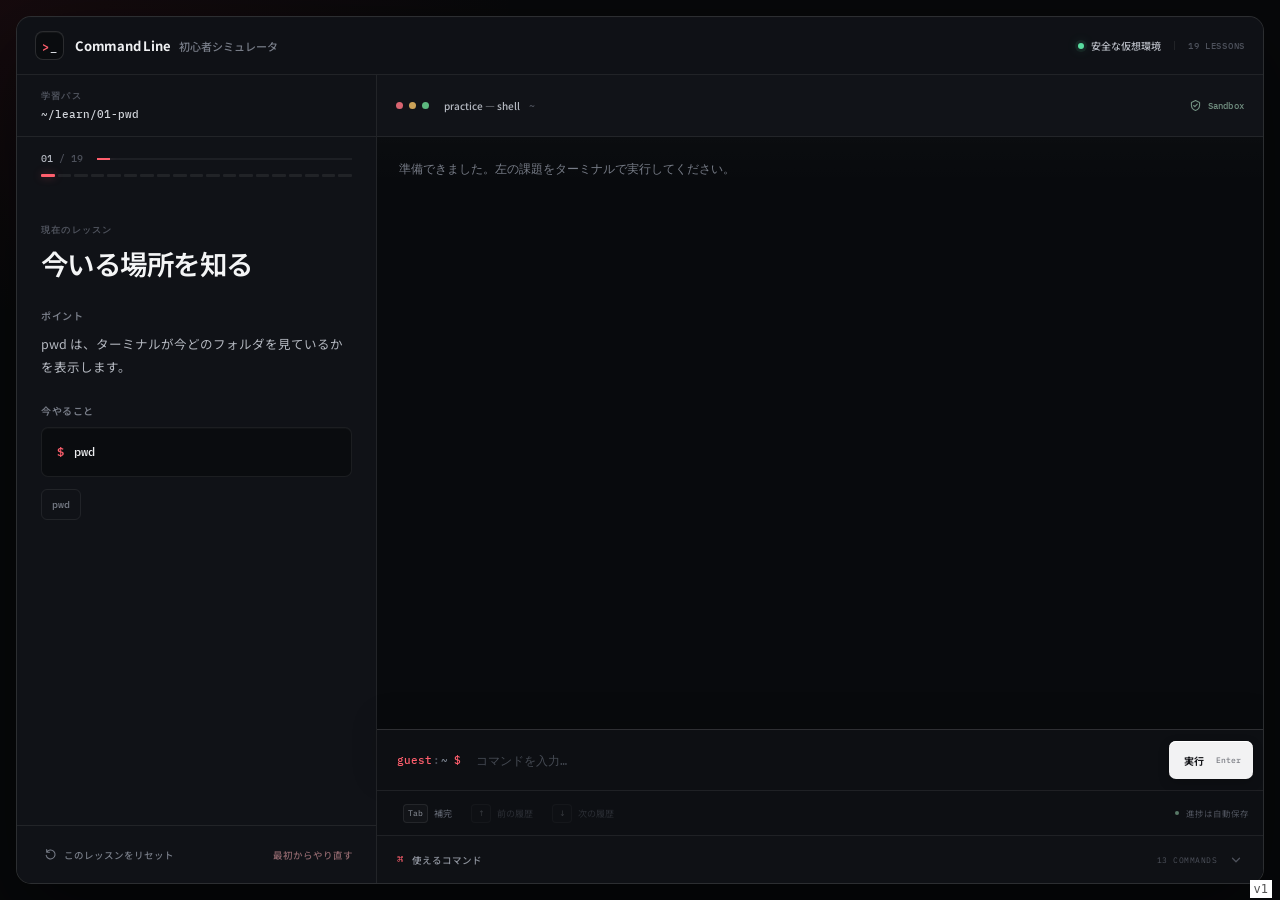
<file: index.html>
<!doctype html>
<html lang="ja">
  <head>
    <meta charset="utf-8" />
    <meta name="viewport" content="width=device-width, initial-scale=1, viewport-fit=cover" />
    <meta
      name="description"
      content="実際のファイルを変更せず、ブラウザでコマンドラインの基本を練習できる初心者向けシミュレータです。"
    />
    <meta name="theme-color" content="#08090b" />
    <title>コマンドライン初心者シミュレータ</title>
    <link rel="icon" href="./favicon.svg" type="image/svg+xml" />
    <link rel="preconnect" href="https://fonts.googleapis.com" />
    <link rel="preconnect" href="https://fonts.gstatic.com" crossorigin />
    <link
      href="https://fonts.googleapis.com/css2?family=IBM+Plex+Mono:wght@400;500;600&amp;family=Noto+Sans+JP:wght@400;500;600;700&amp;display=swap"
      rel="stylesheet"
    />
    <link rel="stylesheet" href="./styles.css" />
  </head>
  <body>
    <div class="app-shell">
      <header class="topbar">
        <div class="brand" aria-label="コマンドライン初心者シミュレータ">
          <div class="brand-mark" aria-hidden="true"><span>&gt;</span><i>_</i></div>
          <div class="brand-copy">
            <span class="brand-name">Command Line</span>
            <span class="brand-description">初心者シミュレータ</span>
          </div>
        </div>

        <div class="topbar-status">
          <div class="environment-status">
            <span class="status-light" aria-hidden="true"></span>
            <span>安全な仮想環境</span>
          </div>
          <span class="lesson-count">19 lessons</span>
        </div>
      </header>

      <main class="workspace">
        <aside class="lesson-pane" aria-labelledby="lessonTitle">
          <div class="lesson-path-row">
            <span class="section-kicker">学習パス</span>
            <code id="lessonPath">~/learn/01-pwd</code>
          </div>

          <div class="lesson-progress-row">
            <div class="step-count">
              <span id="currentStep">01</span><span aria-hidden="true"> / </span><span id="totalSteps">19</span>
            </div>
            <div
              class="progress-track"
              id="progressTrack"
              role="progressbar"
              aria-label="コース進捗"
              aria-valuemin="0"
              aria-valuemax="19"
              aria-valuenow="1"
            >
              <div class="progress-value" id="progressBar"></div>
            </div>
          </div>

          <div class="lesson-rail" id="lessonRail" aria-hidden="true"></div>

          <div class="lesson-content">
            <div class="lesson-heading">
              <span class="section-kicker">現在のレッスン</span>
              <h1 id="lessonTitle"></h1>
            </div>

            <section class="lesson-section" aria-labelledby="pointLabel">
              <h2 class="section-label" id="pointLabel">ポイント</h2>
              <p class="lesson-explanation" id="explain"></p>
            </section>

            <section class="lesson-section" aria-labelledby="taskLabel">
              <h2 class="section-label" id="taskLabel">今やること</h2>
              <div class="task-command">
                <span class="task-prompt" aria-hidden="true">$</span>
                <code id="hint"></code>
              </div>
            </section>

            <div class="suggestions" id="chips" aria-label="入力候補"></div>
          </div>

          <div class="lesson-actions">
            <button class="quiet-button" id="retryStep" type="button">
              <svg aria-hidden="true" viewBox="0 0 16 16"><path d="M3.3 5.2A5.5 5.5 0 1 1 2.7 9M3.3 5.2V1.8M3.3 5.2h3.4" /></svg>
              このレッスンをリセット
            </button>
            <button class="quiet-button is-danger" id="restartCourse" type="button">
              最初からやり直す
            </button>
          </div>
        </aside>

        <section class="console-pane" aria-label="練習用ターミナル">
          <div class="console-titlebar">
            <div class="window-dots" aria-hidden="true"><i></i><i></i><i></i></div>
            <div class="console-identity">
              <span>practice — shell</span>
              <code id="terminalPath">~</code>
            </div>
            <div class="sandbox-badge">
              <svg aria-hidden="true" viewBox="0 0 16 16"><path d="M8 1.8 13 4.2v3.6c0 3.1-2 5.4-5 6.4-3-1-5-3.3-5-6.4V4.2L8 1.8Z" /><path d="m5.8 8 1.4 1.4 3-3.1" /></svg>
              <span>Sandbox</span>
            </div>
          </div>

          <div class="terminal-screen" id="screen" role="log" aria-live="polite" aria-label="コマンドの実行結果"></div>

          <form class="command-form" id="commandForm">
            <label class="sr-only" for="input">コマンドを入力</label>
            <div class="live-prompt" aria-hidden="true">
              <span class="prompt-user">guest</span><span class="prompt-separator">:</span><span class="prompt-path" id="promptPath">~</span><span class="prompt-symbol">$</span>
            </div>
            <input
              id="input"
              autocomplete="off"
              autocapitalize="none"
              autocorrect="off"
              spellcheck="false"
              enterkeyhint="go"
              placeholder="コマンドを入力…"
            />
            <button class="run-button" id="run" type="submit">
              <span>実行</span>
              <kbd>Enter</kbd>
            </button>
          </form>

          <div class="console-toolbar" aria-label="入力補助">
            <div class="tool-group">
              <button class="tool-button" id="completeInput" type="button"><kbd>Tab</kbd><span>補完</span></button>
              <button class="tool-button" id="historyPrev" type="button" disabled><kbd>↑</kbd><span>前の履歴</span></button>
              <button class="tool-button" id="historyNext" type="button" disabled><kbd>↓</kbd><span>次の履歴</span></button>
            </div>
            <span class="autosave-note"><i aria-hidden="true"></i>進捗は自動保存</span>
          </div>

          <details class="command-reference">
            <summary>
              <span class="summary-title"><span aria-hidden="true">⌘</span> 使えるコマンド</span>
              <span class="summary-meta">13 commands</span>
              <svg aria-hidden="true" viewBox="0 0 16 16"><path d="m4 6 4 4 4-4" /></svg>
            </summary>
            <div class="command-grid" id="commandGrid"></div>
          </details>
        </section>
      </main>
    </div>

    <noscript>このシミュレータを利用するにはJavaScriptを有効にしてください。</noscript>
    <script src="./app.js" defer></script>
  <small id="app-version" style="position:fixed;right:8px;bottom:2px;z-index:1000;font:12px/1.2 monospace;padding:2px 4px;color:#555;background:#fff;pointer-events:none"><!-- app-version:start -->v1<!-- app-version:end --></small>
</body>
</html>
</file>
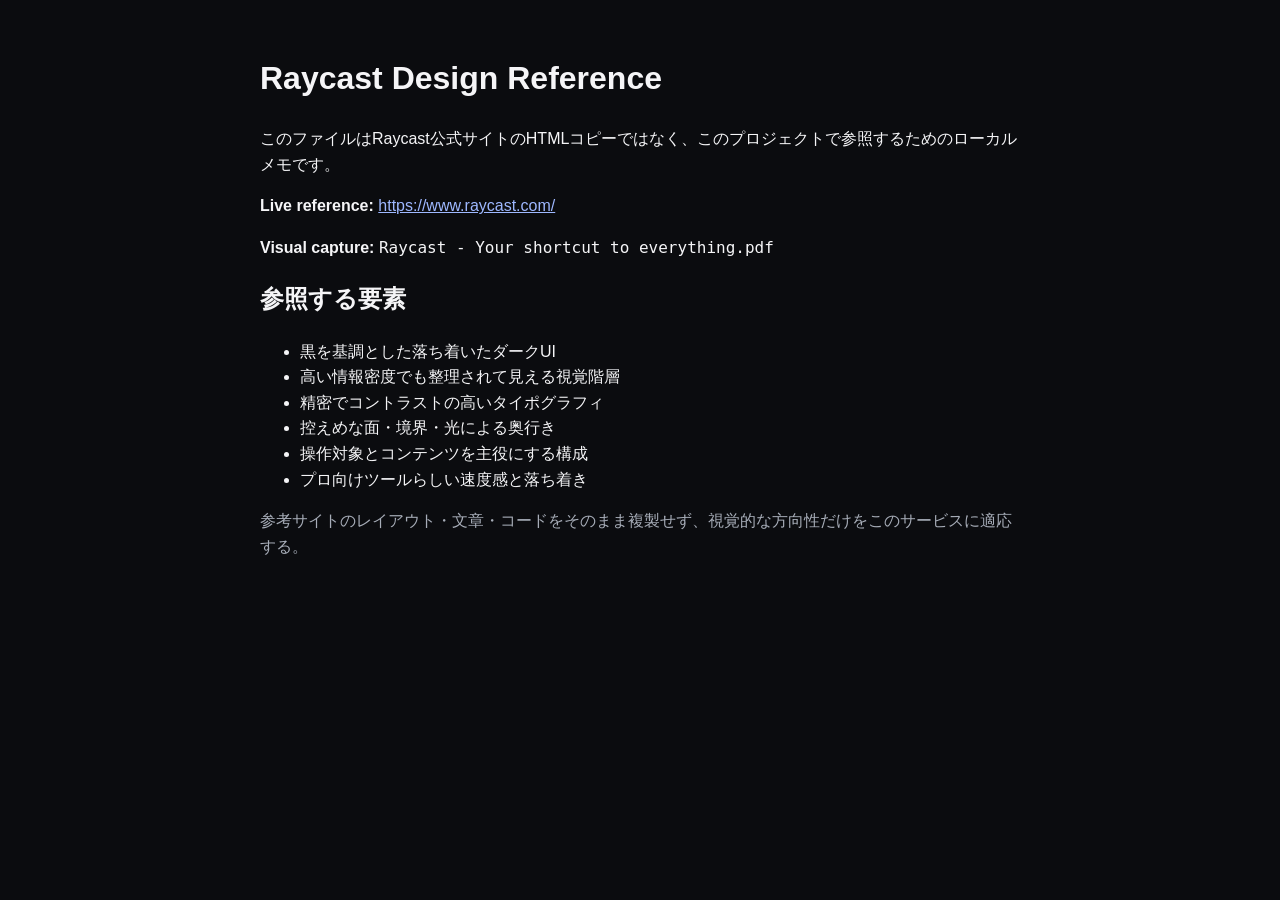
<file: RAYCAST_REFERENCE.html>
<!doctype html>
<html lang="ja">
<head>
  <meta charset="utf-8">
  <meta name="viewport" content="width=device-width, initial-scale=1">
  <title>Raycast Design Reference</title>
  <style>
    body{margin:0;background:#0b0c0f;color:#f5f5f7;font-family:-apple-system,BlinkMacSystemFont,"Segoe UI",sans-serif;line-height:1.6;padding:32px}
    main{max-width:760px;margin:auto}
    a{color:#9eb8ff}
    code{font-family:ui-monospace,SFMono-Regular,Menlo,monospace}
    .muted{color:#a7adb8}
  </style>
</head>
<body>
<main>
  <h1>Raycast Design Reference</h1>
  <p>このファイルはRaycast公式サイトのHTMLコピーではなく、このプロジェクトで参照するためのローカルメモです。</p>
  <p><strong>Live reference:</strong> <a href="https://www.raycast.com/">https://www.raycast.com/</a></p>
  <p><strong>Visual capture:</strong> <code>Raycast - Your shortcut to everything.pdf</code></p>
  <h2>参照する要素</h2>
  <ul>
    <li>黒を基調とした落ち着いたダークUI</li>
    <li>高い情報密度でも整理されて見える視覚階層</li>
    <li>精密でコントラストの高いタイポグラフィ</li>
    <li>控えめな面・境界・光による奥行き</li>
    <li>操作対象とコンテンツを主役にする構成</li>
    <li>プロ向けツールらしい速度感と落ち着き</li>
  </ul>
  <p class="muted">参考サイトのレイアウト・文章・コードをそのまま複製せず、視覚的な方向性だけをこのサービスに適応する。</p>
</main>
</body>
</html>
</file>
<file: styles.css>
:root {
  color-scheme: dark;
  --canvas: #07080a;
  --shell: #0c0e11;
  --surface: #101217;
  --surface-raised: #15181e;
  --surface-quiet: #0a0c0f;
  --line: rgba(255, 255, 255, 0.075);
  --line-strong: rgba(255, 255, 255, 0.135);
  --text: #f4f5f6;
  --text-soft: #b4b8c0;
  --muted: #777c87;
  --faint: #4d515b;
  --accent: #ff5f6d;
  --accent-bright: #ff7a84;
  --accent-wash: rgba(255, 95, 109, 0.1);
  --success: #59dda0;
  --danger: #ff7f8b;
  --warning: #e7b966;
  --sans: "Noto Sans JP", "Hiragino Sans", "Yu Gothic UI", sans-serif;
  --mono: "IBM Plex Mono", "SFMono-Regular", Consolas, monospace;
  --radius-shell: 15px;
  --radius-control: 7px;
}

*,
*::before,
*::after {
  box-sizing: border-box;
}

html {
  min-width: 320px;
  background: var(--canvas);
}

body {
  min-height: 100vh;
  min-height: 100dvh;
  margin: 0;
  padding: 16px;
  background:
    radial-gradient(75% 65% at 0% 0%, rgba(144, 30, 43, 0.11), transparent 54%),
    var(--canvas);
  color: var(--text);
  font-family: var(--sans);
  font-size: 14px;
  -webkit-font-smoothing: antialiased;
  text-rendering: optimizeLegibility;
}

button,
input {
  color: inherit;
  font: inherit;
}

button,
summary {
  -webkit-tap-highlight-color: transparent;
}

button {
  border: 0;
}

button:not(:disabled),
summary {
  cursor: pointer;
}

button:disabled {
  cursor: not-allowed;
  opacity: 0.35;
}

button:focus-visible,
input:focus-visible,
summary:focus-visible {
  outline: 2px solid var(--accent-bright);
  outline-offset: 2px;
}

::selection {
  background: rgba(255, 95, 109, 0.28);
  color: white;
}

.sr-only {
  position: absolute;
  width: 1px;
  height: 1px;
  padding: 0;
  margin: -1px;
  overflow: hidden;
  clip: rect(0, 0, 0, 0);
  white-space: nowrap;
  border: 0;
}

.app-shell {
  width: min(100%, 1440px);
  height: calc(100dvh - 32px);
  min-height: 660px;
  margin: 0 auto;
  overflow: hidden;
  background: var(--shell);
  border: 1px solid var(--line-strong);
  border-radius: var(--radius-shell);
  box-shadow:
    0 30px 90px rgba(0, 0, 0, 0.5),
    0 1px 0 rgba(255, 255, 255, 0.045) inset;
}

.topbar {
  height: 58px;
  display: flex;
  align-items: center;
  justify-content: space-between;
  padding: 0 18px;
  border-bottom: 1px solid var(--line);
  background: rgba(16, 18, 23, 0.88);
}

.brand,
.topbar-status,
.environment-status {
  display: flex;
  align-items: center;
}

.brand {
  min-width: 0;
  gap: 11px;
}

.brand-mark {
  width: 29px;
  height: 29px;
  flex: 0 0 auto;
  display: flex;
  align-items: center;
  justify-content: center;
  gap: 1px;
  border: 1px solid var(--line-strong);
  border-radius: 8px;
  background: #0a0c0f;
  box-shadow: 0 1px 0 rgba(255, 255, 255, 0.04) inset;
  font: 600 12px/1 var(--mono);
}

.brand-mark span {
  color: var(--accent);
}

.brand-mark i {
  color: #d7dae0;
  font-style: normal;
}

.brand-copy {
  min-width: 0;
  display: flex;
  align-items: baseline;
  gap: 8px;
  white-space: nowrap;
}

.brand-name {
  color: #f0f1f3;
  font-size: 13px;
  font-weight: 700;
  letter-spacing: -0.015em;
}

.brand-description {
  color: var(--muted);
  font-size: 11px;
  font-weight: 500;
}

.topbar-status {
  gap: 13px;
}

.environment-status {
  gap: 7px;
  color: var(--text-soft);
  font-size: 10px;
  font-weight: 500;
}

.status-light {
  width: 6px;
  height: 6px;
  border-radius: 50%;
  background: var(--success);
  box-shadow: 0 0 0 3px rgba(89, 221, 160, 0.08), 0 0 12px rgba(89, 221, 160, 0.3);
}

.lesson-count {
  padding-left: 13px;
  border-left: 1px solid var(--line);
  color: var(--faint);
  font: 500 9px/1 var(--mono);
  letter-spacing: 0.08em;
  text-transform: uppercase;
}

.workspace {
  height: calc(100% - 58px);
  min-height: 0;
  display: grid;
  grid-template-columns: 360px minmax(0, 1fr);
}

.lesson-pane {
  min-width: 0;
  min-height: 0;
  display: flex;
  flex-direction: column;
  border-right: 1px solid var(--line);
  background: var(--surface);
}

.lesson-path-row {
  min-height: 62px;
  display: flex;
  flex-direction: column;
  justify-content: center;
  gap: 6px;
  padding: 0 24px;
  border-bottom: 1px solid var(--line);
}

.section-kicker {
  color: var(--faint);
  font: 600 9px/1.2 var(--mono);
  letter-spacing: 0.13em;
  text-transform: uppercase;
}

.lesson-path-row code {
  overflow: hidden;
  color: #d1d4da;
  font: 500 11px/1.3 var(--mono);
  text-overflow: ellipsis;
  white-space: nowrap;
}

.lesson-progress-row {
  display: grid;
  grid-template-columns: auto minmax(0, 1fr);
  align-items: center;
  gap: 14px;
  padding: 17px 24px 10px;
}

.step-count {
  color: var(--faint);
  font: 500 10px/1 var(--mono);
}

.step-count #currentStep {
  color: var(--text-soft);
}

.progress-track {
  height: 2px;
  overflow: hidden;
  background: rgba(255, 255, 255, 0.055);
}

.progress-value {
  width: 0;
  height: 100%;
  background: var(--accent);
  box-shadow: 0 0 12px rgba(255, 95, 109, 0.35);
  transition: width 320ms ease;
}

.lesson-rail {
  display: grid;
  grid-template-columns: repeat(19, minmax(3px, 1fr));
  gap: 3px;
  padding: 0 24px 22px;
}

.lesson-rail i {
  height: 3px;
  border-radius: 1px;
  background: rgba(255, 255, 255, 0.07);
}

.lesson-rail i.is-complete {
  background: rgba(255, 95, 109, 0.42);
}

.lesson-rail i.is-current {
  background: var(--accent);
  box-shadow: 0 0 8px rgba(255, 95, 109, 0.35);
}

.lesson-content {
  flex: 1;
  min-height: 0;
  overflow: auto;
  padding: 18px 24px 28px;
  scrollbar-color: var(--line-strong) transparent;
}

.lesson-heading {
  padding-bottom: 27px;
}

.lesson-heading h1 {
  max-width: 13em;
  margin: 9px 0 0;
  color: var(--text);
  font-size: clamp(24px, 2.15vw, 30px);
  font-weight: 600;
  letter-spacing: -0.055em;
  line-height: 1.28;
}

.lesson-section + .lesson-section {
  margin-top: 25px;
}

.section-label {
  margin: 0 0 9px;
  color: var(--muted);
  font-size: 10px;
  font-weight: 600;
  letter-spacing: 0.05em;
}

.lesson-explanation {
  margin: 0;
  color: var(--text-soft);
  font-size: 12.5px;
  line-height: 1.85;
}

.task-command {
  min-height: 49px;
  display: flex;
  align-items: flex-start;
  gap: 10px;
  padding: 14px 15px;
  border: 1px solid var(--line);
  border-radius: var(--radius-control);
  background: var(--surface-quiet);
  box-shadow: 0 1px 0 rgba(255, 255, 255, 0.025) inset;
}

.task-prompt {
  flex: 0 0 auto;
  color: var(--accent);
  font: 600 12px/1.65 var(--mono);
}

.task-command code {
  color: #edeef0;
  font: 500 12px/1.65 var(--mono);
  overflow-wrap: anywhere;
  white-space: pre-wrap;
}

.suggestions {
  display: flex;
  flex-wrap: wrap;
  gap: 7px;
  margin-top: 12px;
}

.suggestions:empty {
  display: none;
}

.suggestion-button {
  min-height: 31px;
  padding: 0 10px;
  border: 1px solid var(--line);
  border-radius: 6px;
  background: transparent;
  color: var(--muted);
  font: 500 10px/1 var(--mono);
  transition: border-color 140ms ease, background-color 140ms ease, color 140ms ease;
}

.lesson-actions {
  min-height: 58px;
  display: flex;
  align-items: center;
  justify-content: space-between;
  gap: 8px;
  padding: 11px 16px 11px 20px;
  border-top: 1px solid var(--line);
}

.quiet-button {
  min-height: 34px;
  display: inline-flex;
  align-items: center;
  gap: 7px;
  padding: 0 7px;
  background: transparent;
  color: var(--muted);
  font-size: 9.5px;
  font-weight: 500;
}

.quiet-button svg {
  width: 13px;
  height: 13px;
  fill: none;
  stroke: currentColor;
  stroke-linecap: round;
  stroke-linejoin: round;
  stroke-width: 1.3;
}

.quiet-button.is-danger {
  color: #8b646a;
}

.console-pane {
  min-width: 0;
  min-height: 0;
  display: grid;
  grid-template-rows: 62px minmax(260px, 1fr) auto 45px auto;
  background: var(--surface-quiet);
}

.console-titlebar {
  display: grid;
  grid-template-columns: auto minmax(0, 1fr) auto;
  align-items: center;
  gap: 15px;
  padding: 0 19px;
  border-bottom: 1px solid var(--line);
  background: #111318;
}

.window-dots {
  display: flex;
  align-items: center;
  gap: 6px;
}

.window-dots i {
  width: 7px;
  height: 7px;
  border-radius: 50%;
  background: #d86470;
}

.window-dots i:nth-child(2) {
  background: #cba258;
}

.window-dots i:nth-child(3) {
  background: #5cb77e;
}

.console-identity {
  min-width: 0;
  display: flex;
  align-items: center;
  gap: 9px;
  color: var(--text-soft);
  font-size: 10px;
  font-weight: 500;
}

.console-identity code {
  overflow: hidden;
  color: var(--faint);
  font: 400 9.5px/1 var(--mono);
  text-overflow: ellipsis;
  white-space: nowrap;
}

.sandbox-badge {
  display: inline-flex;
  align-items: center;
  gap: 6px;
  color: #718f80;
  font: 500 9px/1 var(--mono);
  letter-spacing: 0.02em;
}

.sandbox-badge svg {
  width: 13px;
  height: 13px;
  fill: none;
  stroke: currentColor;
  stroke-linecap: round;
  stroke-linejoin: round;
  stroke-width: 1.4;
}

.terminal-screen {
  min-height: 0;
  overflow: auto;
  padding: 21px 22px 34px;
  background:
    linear-gradient(180deg, rgba(255, 255, 255, 0.012), transparent 48px),
    #080a0d;
  color: #cfd3d9;
  font: 400 12px/1.78 var(--mono);
  overflow-wrap: anywhere;
  scrollbar-color: rgba(255, 255, 255, 0.15) transparent;
  scrollbar-width: thin;
}

.output-line {
  position: relative;
  min-height: 21px;
  white-space: pre-wrap;
}

.output-line + .output-line {
  margin-top: 2px;
}

.output-line.is-command {
  margin-top: 13px;
  color: #f4f5f6;
}

.output-line.is-command:first-child {
  margin-top: 0;
}

.output-line.is-command .command-path {
  margin-right: 8px;
  color: var(--accent);
}

.output-line.is-command .command-symbol {
  margin-right: 8px;
  color: #6f747f;
}

.output-line.is-muted {
  color: var(--muted);
}

.output-line.is-success,
.output-line.is-danger {
  margin: 9px 0 4px;
  padding: 7px 10px;
  border-left: 2px solid;
  background: rgba(255, 255, 255, 0.018);
}

.output-line.is-success {
  border-color: var(--success);
  color: #8be8b9;
}

.output-line.is-danger {
  border-color: var(--danger);
  color: #ff9da6;
}

.command-form {
  min-height: 62px;
  display: flex;
  align-items: center;
  gap: 10px;
  padding: 8px 10px 8px 20px;
  border-top: 1px solid var(--line-strong);
  border-bottom: 1px solid var(--line);
  background: #0d0f13;
  box-shadow: 0 -12px 28px rgba(0, 0, 0, 0.13);
}

.command-form:focus-within {
  border-top-color: rgba(255, 95, 109, 0.34);
  background: #0f1115;
}

.live-prompt {
  flex: 0 0 auto;
  display: flex;
  align-items: baseline;
  gap: 1px;
  font: 500 11px/1 var(--mono);
  white-space: nowrap;
}

.prompt-user,
.prompt-symbol {
  color: var(--accent);
}

.prompt-separator {
  color: var(--faint);
}

.prompt-path {
  max-width: 130px;
  overflow: hidden;
  color: #7f8794;
  text-overflow: ellipsis;
}

.prompt-symbol {
  margin-left: 5px;
}

.command-form input {
  min-width: 0;
  flex: 1;
  height: 42px;
  padding: 0 5px;
  border: 0;
  outline: 0;
  background: transparent;
  color: #f2f3f4;
  caret-color: var(--accent);
  font: 400 12px/1 var(--mono);
}

.command-form input::placeholder {
  color: #454a53;
}

.run-button {
  height: 38px;
  flex: 0 0 auto;
  display: inline-flex;
  align-items: center;
  gap: 12px;
  padding: 0 12px 0 15px;
  border-radius: var(--radius-control);
  background: #f2f2f3;
  color: #15161a;
  box-shadow: 0 1px 0 white inset, 0 4px 12px rgba(0, 0, 0, 0.2);
  font-size: 10px;
  font-weight: 700;
  transition: background-color 140ms ease, transform 140ms ease;
}

.run-button kbd,
.tool-button kbd {
  border: 0;
  font-family: var(--mono);
}

.run-button kbd {
  color: #7b7d84;
  font-size: 8px;
  font-weight: 500;
}

.console-toolbar {
  min-height: 45px;
  display: flex;
  align-items: center;
  justify-content: space-between;
  gap: 12px;
  padding: 0 14px 0 18px;
  border-bottom: 1px solid var(--line);
  background: #0d0f13;
}

.tool-group {
  display: flex;
  align-items: center;
  gap: 3px;
}

.tool-button {
  min-height: 28px;
  display: inline-flex;
  align-items: center;
  gap: 6px;
  padding: 0 8px;
  border-radius: 5px;
  background: transparent;
  color: #626772;
  font-size: 9px;
}

.tool-button kbd {
  min-width: 20px;
  height: 19px;
  display: inline-grid;
  place-items: center;
  padding: 0 4px;
  border: 1px solid var(--line);
  border-radius: 4px;
  background: rgba(255, 255, 255, 0.025);
  color: #9297a0;
  font-size: 8px;
}

.autosave-note {
  display: inline-flex;
  align-items: center;
  gap: 7px;
  color: var(--faint);
  font-size: 8.5px;
}

.autosave-note i {
  width: 4px;
  height: 4px;
  border-radius: 50%;
  background: #587967;
}

.command-reference {
  background: #0f1115;
}

.command-reference summary {
  min-height: 47px;
  display: grid;
  grid-template-columns: minmax(0, 1fr) auto auto;
  align-items: center;
  gap: 12px;
  padding: 0 20px;
  list-style: none;
  color: var(--muted);
  font-size: 9.5px;
}

.command-reference summary::-webkit-details-marker {
  display: none;
}

.summary-title {
  display: inline-flex;
  align-items: center;
  gap: 8px;
  color: #8e939d;
  font-weight: 500;
}

.summary-title > span {
  color: var(--accent);
  font: 500 11px/1 var(--mono);
}

.summary-meta {
  color: var(--faint);
  font: 400 8px/1 var(--mono);
  letter-spacing: 0.06em;
  text-transform: uppercase;
}

.command-reference summary svg {
  width: 14px;
  height: 14px;
  fill: none;
  stroke: var(--faint);
  stroke-linecap: round;
  stroke-linejoin: round;
  stroke-width: 1.4;
  transition: transform 180ms ease;
}

.command-reference[open] summary svg {
  transform: rotate(180deg);
}

.command-grid {
  display: grid;
  grid-template-columns: repeat(4, minmax(0, 1fr));
  gap: 1px;
  padding: 1px 20px 18px;
}

.command-item {
  min-width: 0;
  display: grid;
  grid-template-columns: 54px minmax(0, 1fr);
  gap: 8px;
  padding: 8px 10px;
  border-top: 1px solid rgba(255, 255, 255, 0.045);
  color: var(--faint);
  font-size: 8.5px;
}

.command-item code {
  color: #aeb2ba;
  font: 500 9px/1.35 var(--mono);
}

noscript {
  display: block;
  padding: 16px;
  color: var(--danger);
  text-align: center;
}

@media (hover: hover) {
  .suggestion-button:hover {
    border-color: rgba(255, 95, 109, 0.26);
    background: var(--accent-wash);
    color: #e7b5ba;
  }

  .quiet-button:hover,
  .tool-button:hover:not(:disabled),
  .command-reference summary:hover {
    color: #b6bac2;
  }

  .quiet-button.is-danger:hover {
    color: var(--danger);
  }

  .run-button:hover {
    background: white;
    transform: translateY(-1px);
  }
}

@media (max-width: 980px) {
  .workspace {
    grid-template-columns: 330px minmax(0, 1fr);
  }

  .lesson-path-row,
  .lesson-progress-row,
  .lesson-rail,
  .lesson-content {
    padding-left: 20px;
    padding-right: 20px;
  }

  .command-grid {
    grid-template-columns: repeat(3, minmax(0, 1fr));
  }

  .prompt-user,
  .prompt-separator {
    display: none;
  }
}

@media (max-width: 760px) {
  body {
    padding: 0;
    background: var(--canvas);
  }

  .app-shell {
    width: 100%;
    height: auto;
    min-height: 100dvh;
    border-width: 0;
    border-radius: 0;
  }

  .topbar {
    position: sticky;
    top: 0;
    z-index: 10;
    height: 56px;
    padding: 0 14px;
    border-top: 1px solid rgba(255, 255, 255, 0.025);
    backdrop-filter: blur(16px);
  }

  .workspace {
    height: auto;
    display: block;
  }

  .lesson-pane {
    border-right: 0;
    border-bottom: 1px solid var(--line-strong);
  }

  .lesson-path-row {
    min-height: 57px;
    padding: 0 18px;
  }

  .lesson-progress-row {
    padding: 15px 18px 9px;
  }

  .lesson-rail {
    padding: 0 18px 18px;
  }

  .lesson-content {
    overflow: visible;
    padding: 15px 18px 23px;
  }

  .lesson-heading {
    padding-bottom: 20px;
  }

  .lesson-heading h1 {
    margin-top: 7px;
    font-size: 23px;
  }

  .lesson-section + .lesson-section {
    margin-top: 20px;
  }

  .lesson-explanation {
    line-height: 1.75;
  }

  .lesson-actions {
    min-height: 54px;
    padding: 8px 12px;
  }

  .console-pane {
    min-height: 570px;
    grid-template-rows: 55px minmax(330px, 54dvh) auto 45px auto;
  }

  .console-titlebar {
    padding: 0 14px;
  }

  .terminal-screen {
    padding: 17px 16px 28px;
    font-size: 11.5px;
  }

  .command-form {
    min-height: 60px;
    padding: 8px 9px 8px 14px;
  }

  .command-form input {
    font-size: 16px;
  }

  .prompt-path {
    max-width: 84px;
  }

  .command-grid {
    grid-template-columns: repeat(2, minmax(0, 1fr));
    padding-right: 14px;
    padding-left: 14px;
  }
}

@media (max-width: 520px) {
  .brand-description,
  .lesson-count,
  .sandbox-badge span,
  .run-button kbd {
    display: none;
  }

  .topbar-status {
    gap: 0;
  }

  .environment-status {
    font-size: 9px;
  }

  .lesson-rail {
    gap: 2px;
  }

  .quiet-button {
    font-size: 9px;
  }

  .console-titlebar {
    gap: 11px;
  }

  .console-identity {
    gap: 7px;
  }

  .live-prompt {
    font-size: 10px;
  }

  .prompt-path {
    max-width: 54px;
  }

  .run-button {
    padding: 0 14px;
  }

  .console-toolbar {
    padding: 0 9px;
  }

  .tool-button {
    padding: 0 5px;
  }

  .tool-button span,
  .autosave-note {
    display: none;
  }

  .command-reference summary {
    padding: 0 14px;
  }

  .command-grid {
    grid-template-columns: 1fr;
  }
}

@media (prefers-reduced-motion: reduce) {
  *,
  *::before,
  *::after {
    scroll-behavior: auto !important;
    transition-duration: 0.01ms !important;
    animation-duration: 0.01ms !important;
    animation-iteration-count: 1 !important;
  }
}
</file>
